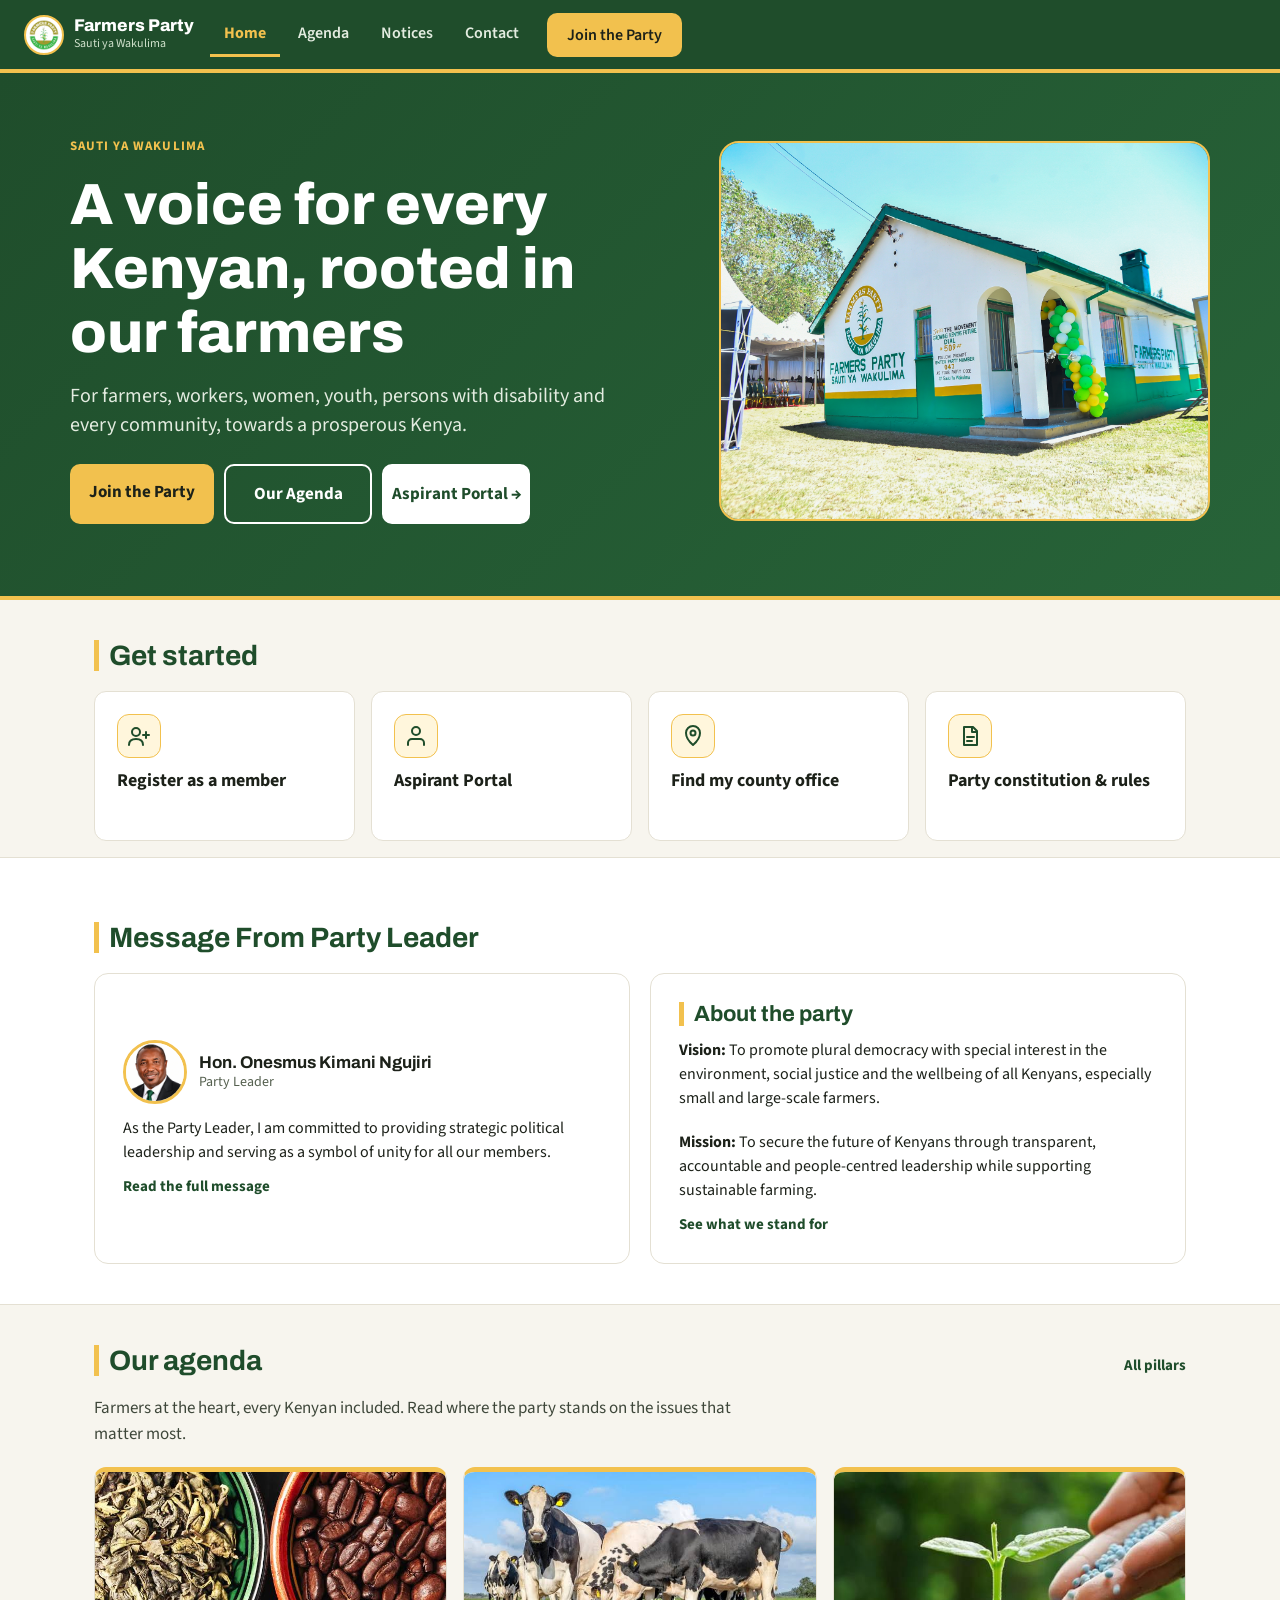
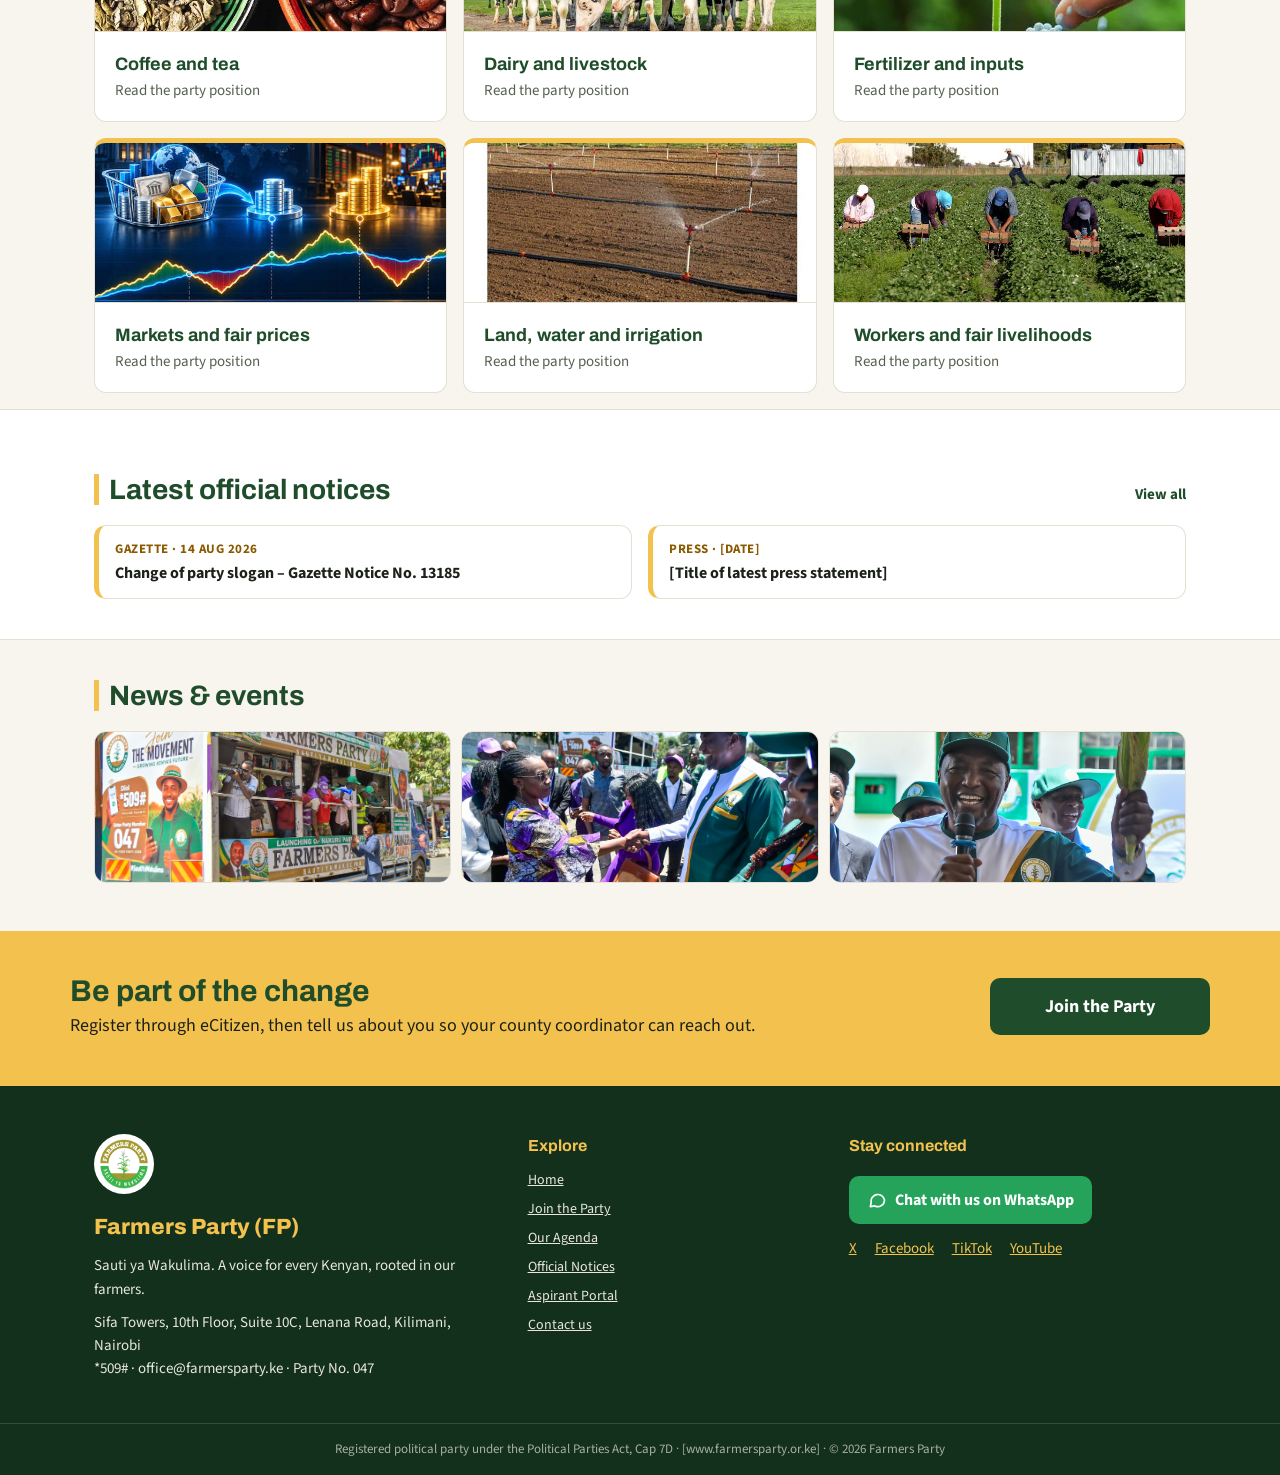
<file: index.html>
<!doctype html>
<html lang="en">
<head>
<meta charset="utf-8">
<meta name="viewport" content="width=device-width, initial-scale=1">
<title>Farmers Party – Home</title>
<meta name="description" content="Farmers Party (FP) – Sauti ya Wakulima. A voice for every Kenyan, rooted in our farmers.">
<link rel="preconnect" href="https://fonts.googleapis.com">
<link rel="icon" type="image/png" href="logo.png">
<link href="https://fonts.googleapis.com/css2?family=Archivo:wght@500;700;800&amp;family=Source+Sans+3:wght@400;600;700&amp;display=swap" rel="stylesheet">
<link rel="stylesheet" href="styles.css">
</head>
<body>
<div class="app">
<header class="hdr"><div class="hdr-in">
<a class="brand" href="index.html"><div class="logo"><img src="logo.png" alt="Farmers Party Logo"></div><div class="brand-text"><span class="brand-name">Farmers Party</span><span class="brand-sub">Sauti ya Wakulima</span></div></a>
<button class="menu-btn" type="button" aria-expanded="false" aria-controls="nav">Menu</button>
<nav class="nav" id="nav" aria-label="Main">
  <a href="index.html" aria-current="page">Home</a>
  <a href="agenda.html">Agenda</a>
  <a href="notices.html">Notices</a>
  <a href="agenda.html#contact">Contact</a>
  <a class="btn-join" href="join.html">Join the Party</a>
</nav>
</div></header>

<main class="">
<section class="hero"><div class="hero-in">
<div class="hero-txt">
<span class="kicker">Sauti ya Wakulima</span>
<h1>A voice for every Kenyan, rooted in our farmers</h1>
<p>For farmers, workers, women, youth, persons with disability and every community, towards a prosperous Kenya.</p>

<div class="cta">
  <a class="btn btn-gold" href="join.html">Join the Party</a>
  <a class="btn btn-outline" href="agenda.html">Our Agenda</a>
  <a class="btn btn-outline" href="https://app.farmersparty.ke/" style="background:#fff; color:var(--green); border-color:#fff;">Aspirant Portal →</a>
</div>

</div>
<div class="ph"><img src="_DSC0729.jpg" alt="Farmers in the field"></div>
</div></section>

<section class="sec"><h2>Get started</h2><div class="grid4">
<a class="card qa" href="join.html"><svg aria-hidden="true" width="26" height="26" viewBox="0 0 24 24" fill="none" stroke="#1F4D2B" stroke-width="2" stroke-linecap="round" stroke-linejoin="round"><circle cx="9" cy="8" r="4"/><path d="M2 21c0-4 3-6 7-6s7 2 7 6"/><path d="M19 8v6"/><path d="M16 11h6"/></svg><span>Register as a member</span></a>
<a class="card qa" href="https://app.farmersparty.ke/"><svg aria-hidden="true" width="26" height="26" viewBox="0 0 24 24" fill="none" stroke="#1F4D2B" stroke-width="2" stroke-linecap="round" stroke-linejoin="round"><path d="M20 21v-2a4 4 0 0 0-4-4H8a4 4 0 0 0-4 4v2"/><circle cx="12" cy="7" r="4"/></svg><span>Aspirant Portal</span></a>
<a class="card qa" href="agenda.html#contact"><svg aria-hidden="true" width="26" height="26" viewBox="0 0 24 24" fill="none" stroke="#1F4D2B" stroke-width="2" stroke-linecap="round" stroke-linejoin="round"><path d="M12 21s-7-6-7-12a7 7 0 0 1 14 0c0 6-7 12-7 12z"/><circle cx="12" cy="9" r="2.5"/></svg><span>Find my county office</span></a>
<a class="card qa" href="notices.html"><svg aria-hidden="true" width="26" height="26" viewBox="0 0 24 24" fill="none" stroke="#1F4D2B" stroke-width="2" stroke-linecap="round" stroke-linejoin="round"><path d="M6 3h9l4 4v14H6z"/><path d="M14 3v5h5"/><path d="M9 13h7"/><path d="M9 17h5"/></svg><span>Party constitution &amp; rules</span></a>
</div></section>

<div class="band alt"><section class="sec"><h2>Message From Party Leader</h2><div class="about">
<div class="card card-pad"><div class="leader"><div class="avatar"><img src="leader.jpg" alt="Party Leader Photo"></div><div style="display:flex;flex-direction:column"><strong>Hon. Onesmus Kimani Ngujiri</strong><small>Party Leader</small></div></div>
<p>As the Party Leader, I am committed to providing strategic political leadership and serving as a symbol of unity for all our members.</p><a class="more" href="agenda.html">Read the full message</a></div>
<div class="card card-pad"><h2 style="margin:0;font-size:22px">About the party</h2><p><strong>Vision:</strong> To promote plural democracy with special interest in the environment, social justice and the wellbeing of all Kenyans, especially small and large-scale farmers.</p><p style="margin-top:8px"><strong>Mission:</strong> To secure the future of Kenyans through transparent, accountable and people-centred leadership while supporting sustainable farming.</p><a class="more" href="agenda.html">See what we stand for</a></div>
</div></section></div>

<section class="sec"><div class="row-between"><h2>Our agenda</h2><a href="agenda.html">All pillars</a></div>
    <p class="lead">Farmers at the heart, every Kenyan included. Read where the party stands on the issues that matter most.</p>
    <div class="grid3">
      <a class="card pcard" href="agenda.html">
        <img src="teacoffe.jfif" alt="Coffee and tea">
        <div class="pcard-body">
          <strong>Coffee and tea</strong>
          <span>Read the party position</span>
        </div>
      </a>
      <a class="card pcard" href="agenda.html">
        <img src="cows.jfif" alt="Dairy and livestock">
        <div class="pcard-body">
          <strong>Dairy and livestock</strong>
          <span>Read the party position</span>
        </div>
      </a>
      <a class="card pcard" href="agenda.html">
        <img src="fertilizers.jfif" alt="Fertilizer and inputs">
        <div class="pcard-body">
          <strong>Fertilizer and inputs</strong>
          <span>Read the party position</span>
        </div>
      </a>
      <a class="card pcard" href="agenda.html">
        <img src="stock.jfif" alt="Markets and fair prices">
        <div class="pcard-body">
          <strong>Markets and fair prices</strong>
          <span>Read the party position</span>
        </div>
      </a>
      <a class="card pcard" href="agenda.html">
        <img src="land.jfif" alt="Land, water and irrigation">
        <div class="pcard-body">
          <strong>Land, water and irrigation</strong>
          <span>Read the party position</span>
        </div>
      </a>
      <a class="card pcard" href="agenda.html">
        <img src="workplace.jfif" alt="Workers and fair livelihoods">
        <div class="pcard-body">
          <strong>Workers and fair livelihoods</strong>
          <span>Read the party position</span>
        </div>
      </a>
    </div></section>

<div class="band alt"><section class="sec"><div class="row-between"><h2>Latest official notices</h2><a href="notices.html">View all</a></div>
<div class="grid2w">
<a class="card notice-link" href="notices.html"><span class="tag">GAZETTE · 14 AUG 2026</span><strong>Change of party slogan – Gazette Notice No. 13185</strong></a>
<a class="card notice-link" href="notices.html"><span class="tag">PRESS · [DATE]</span><strong>[Title of latest press statement]</strong></a>
</div></section></div>

<section class="sec"><h2>News &amp; events</h2><div class="events">
<div class="card"><div class="ph"><img src="_DSC1977.jpg" alt="Event 1"></div></div>
<div class="card"><div class="ph"><img src="_DSC0916.jpg" alt="Event 2"></div></div>
<div class="card"><div class="ph"><img src="_DSC1394.jpg" alt="Event 3"></div></div>
</div></section>

<section class="cta-band"><div class="cta-in"><div><h2>Be part of the change</h2><p>Register through eCitizen, then tell us about you so your county coordinator can reach out.</p></div><a class="btn btn-green" href="join.html">Join the Party</a></div></section>
</main>

<footer class="ftr">
<div class="ftr-in">
<div><img src="logo.png" alt="Farmers Party Logo" style="height: 60px; margin-bottom: 10px; border-radius: 50%; background: #fff; padding: 3px;"><span class="t">Farmers Party (FP)</span><p>Sauti ya Wakulima. A voice for every Kenyan, rooted in our farmers.</p><p>Sifa Towers, 10th Floor, Suite 10C, Lenana Road, Kilimani, Nairobi<br>*509# · office@farmersparty.ke · Party No. 047</p></div>
<div><h3>Explore</h3><ul><li><a href="index.html">Home</a></li><li><a href="join.html">Join the Party</a></li><li><a href="agenda.html">Our Agenda</a></li><li><a href="notices.html">Official Notices</a></li><li><a href="https://app.farmersparty.ke/">Aspirant Portal</a></li><li><a href="agenda.html#contact">Contact us</a></li></ul></div>
<div><h3>Stay connected</h3><a class="btn btn-wa" href="https://whatsapp.com/channel/0029VbDb3Zp3AzNYZSGwkR3o" target="_blank" rel="noopener"><svg aria-hidden="true" width="20" height="20" viewBox="0 0 24 24" fill="none" stroke="#fff" stroke-width="2" stroke-linecap="round" stroke-linejoin="round"><path d="M21 12a8 8 0 0 1-11.6 7.1L4 20l1-4.8A8 8 0 1 1 21 12z"/></svg>Chat with us on WhatsApp</a><div class="soc"><a href="https://x.com/FarmersParty_FP" target="_blank" rel="noopener">X</a><a href="https://www.facebook.com/share/1CMqEgruwL/" target="_blank" rel="noopener">Facebook</a><a href="https://tiktok.com/">TikTok</a><a href="https://youtube.com/">YouTube</a></div></div>
</div>
<div class="ftr-bar">Registered political party under the Political Parties Act, Cap 7D · [www.farmersparty.or.ke] · © 2026 Farmers Party</div>
</footer>
</div>
<script src="main.js" defer></script>
</body>
</html>
</file>
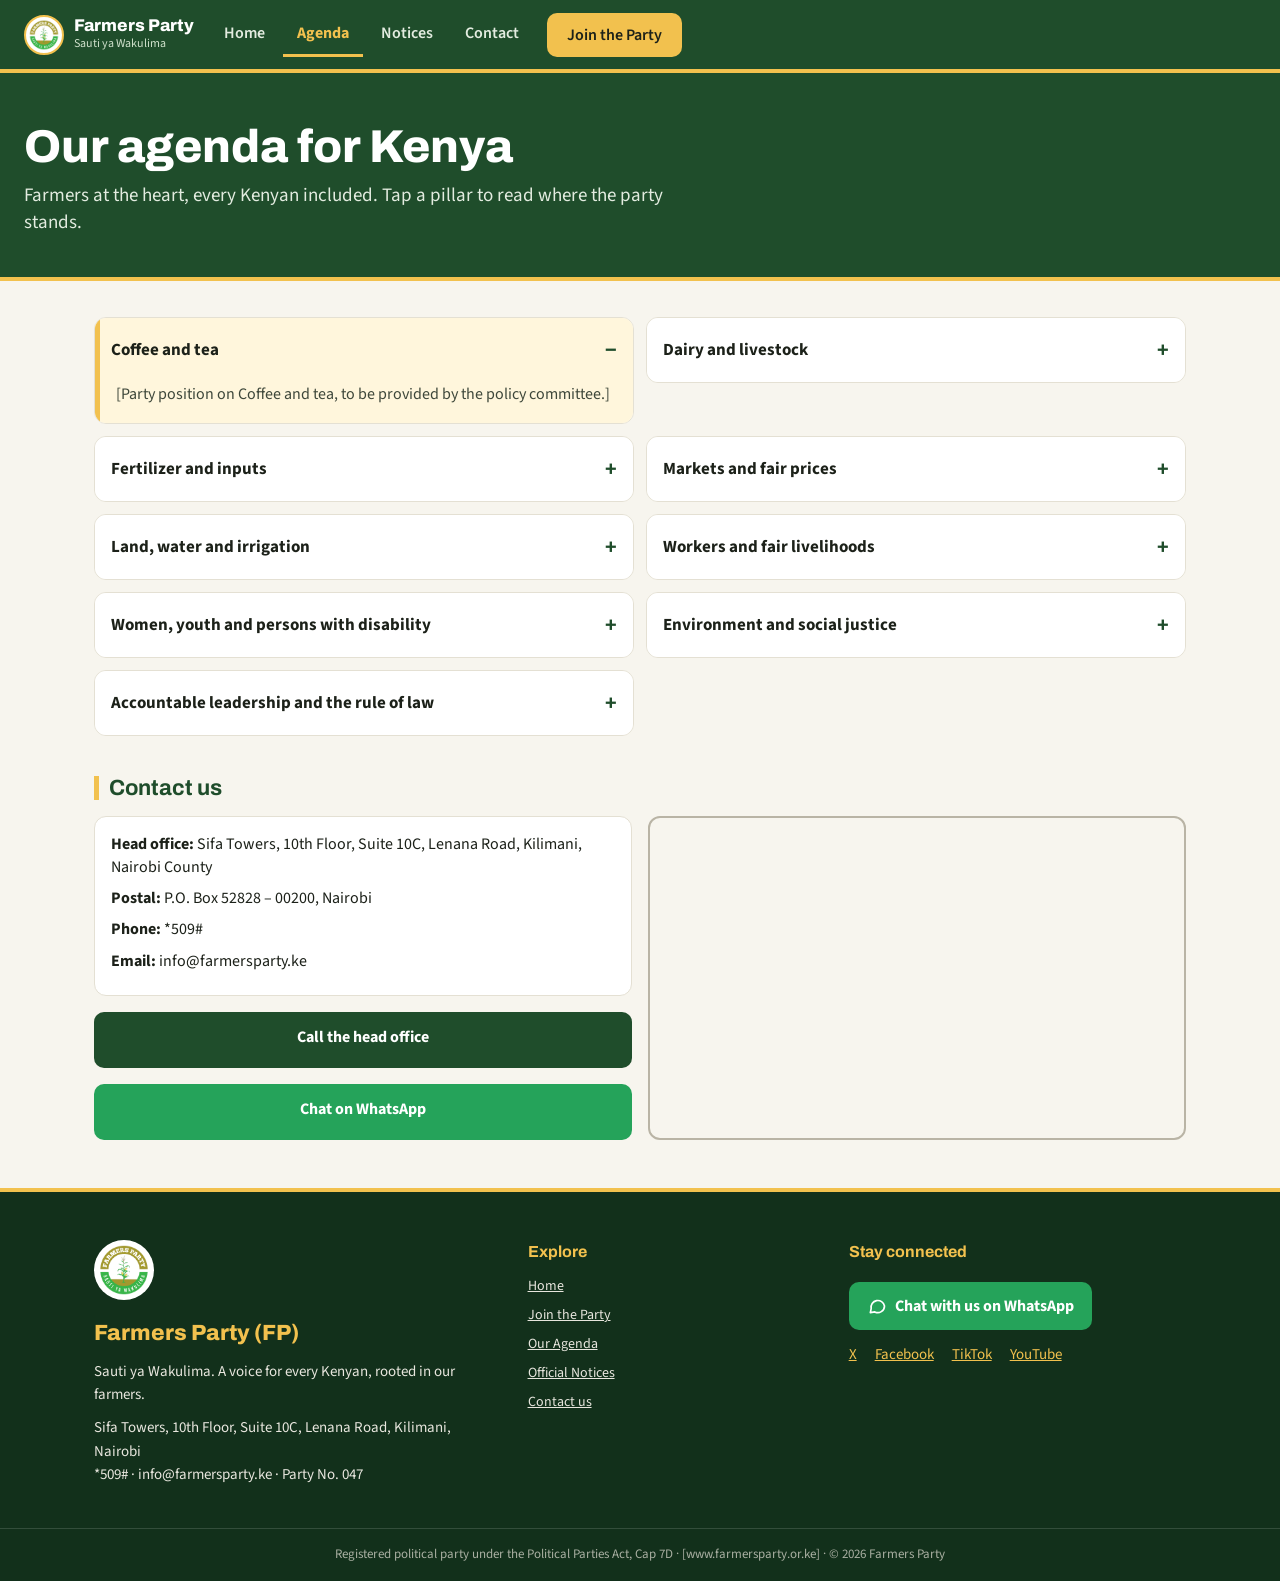
<file: agenda.html>
<!doctype html>
<html lang="en">
<head>
<meta charset="utf-8">
<meta name="viewport" content="width=device-width, initial-scale=1">
<title>Farmers Party – Agenda and Contact</title>
<meta name="description" content="Farmers Party (FP) – Sauti ya Wakulima. A voice for every Kenyan, rooted in our farmers.">
<link rel="preconnect" href="https://fonts.googleapis.com">
<link rel="icon" type="image/png" href="logo.png">
<link href="https://fonts.googleapis.com/css2?family=Archivo:wght@500;700;800&amp;family=Source+Sans+3:wght@400;600;700&amp;display=swap" rel="stylesheet">
<link rel="stylesheet" href="styles.css">
</head>
<body>
<div class="app">
<header class="hdr"><div class="hdr-in">
<a class="brand" href="index.html"><div class="logo"><img src="logo.png" alt="Farmers Party Logo"></div><div class="brand-text"><span class="brand-name">Farmers Party</span><span class="brand-sub">Sauti ya Wakulima</span></div></a>
<button class="menu-btn" type="button" aria-expanded="false" aria-controls="nav">Menu</button>
<nav class="nav" id="nav" aria-label="Main"><a href="index.html">Home</a><a href="agenda.html" aria-current="page">Agenda</a><a href="notices.html">Notices</a><a href="agenda.html#contact">Contact</a><a class="btn-join" href="join.html">Join the Party</a></nav>
</div></header>
<main class="">
<section class="intro"><h1>Our agenda for Kenya</h1><p>Farmers at the heart, every Kenyan included. Tap a pillar to read where the party stands.</p></section>
<section class="acc" id="pillars"></section>
<section class="contact" id="contact"><h2>Contact us</h2>
<div class="card info">
  <span><strong>Head office:</strong> Sifa Towers, 10th Floor, Suite 10C, Lenana Road, Kilimani, Nairobi County</span>
  <span><strong>Postal:</strong> P.O. Box 52828 – 00200, Nairobi</span>
  <span><strong>Phone:</strong> *509#</span>
  <span><strong>Email:</strong> info@farmersparty.ke</span>
</div>
<a class="btn btn-green" href="tel:">Call the head office</a>
<a class="btn btn-wa" href="https://wa.me/">Chat on WhatsApp</a>
<div class="map" style="border-radius:12px; overflow:hidden; border:2px solid var(--line2); min-height:320px;">
  <iframe
    width="100%"
    height="100%"
    style="border:0; min-height:320px; display:block;"
    loading="lazy"
    allowfullscreen
    referrerpolicy="no-referrer-when-downgrade"
    src="https://maps.google.com/maps?q=Sifa%20Towers,%20Lenana%20Road,%20Kilimani,%20Nairobi,%20Kenya&t=&z=15&ie=UTF8&iwloc=&output=embed">
  </iframe>
</div>
</section>
</main>
<footer class="ftr">
<div class="ftr-in">
<div><img src="logo.png" alt="Farmers Party Logo" style="height: 60px; margin-bottom: 10px; border-radius: 50%; background: #fff; padding: 3px;"><span class="t">Farmers Party (FP)</span><p>Sauti ya Wakulima. A voice for every Kenyan, rooted in our farmers.</p><p>Sifa Towers, 10th Floor, Suite 10C, Lenana Road, Kilimani, Nairobi<br>*509# · info@farmersparty.ke · Party No. 047</p></div>
<div><h3>Explore</h3><ul><li><a href="index.html">Home</a></li><li><a href="join.html">Join the Party</a></li><li><a href="agenda.html">Our Agenda</a></li><li><a href="notices.html">Official Notices</a></li><li><a href="agenda.html#contact">Contact us</a></li></ul></div>
<div><h3>Stay connected</h3><a class="btn btn-wa" href="https://wa.me/"><svg aria-hidden="true" width="20" height="20" viewBox="0 0 24 24" fill="none" stroke="#fff" stroke-width="2" stroke-linecap="round" stroke-linejoin="round"><path d="M21 12a8 8 0 0 1-11.6 7.1L4 20l1-4.8A8 8 0 1 1 21 12z"/></svg>Chat with us on WhatsApp</a><div class="soc"><a href="https://x.com/FarmersParty_FP" target="_blank" rel="noopener">X</a><a href="https://www.facebook.com/share/1CMqEgruwL/" target="_blank" rel="noopener">Facebook</a><a href="https://tiktok.com/">TikTok</a><a href="https://youtube.com/">YouTube</a></div></div>
</div>
<div class="ftr-bar">Registered political party under the Political Parties Act, Cap 7D · [www.farmersparty.or.ke] · © 2026 Farmers Party</div>
</footer>
</div>
<script src="main.js" defer></script>
</body>
</html>
</file>
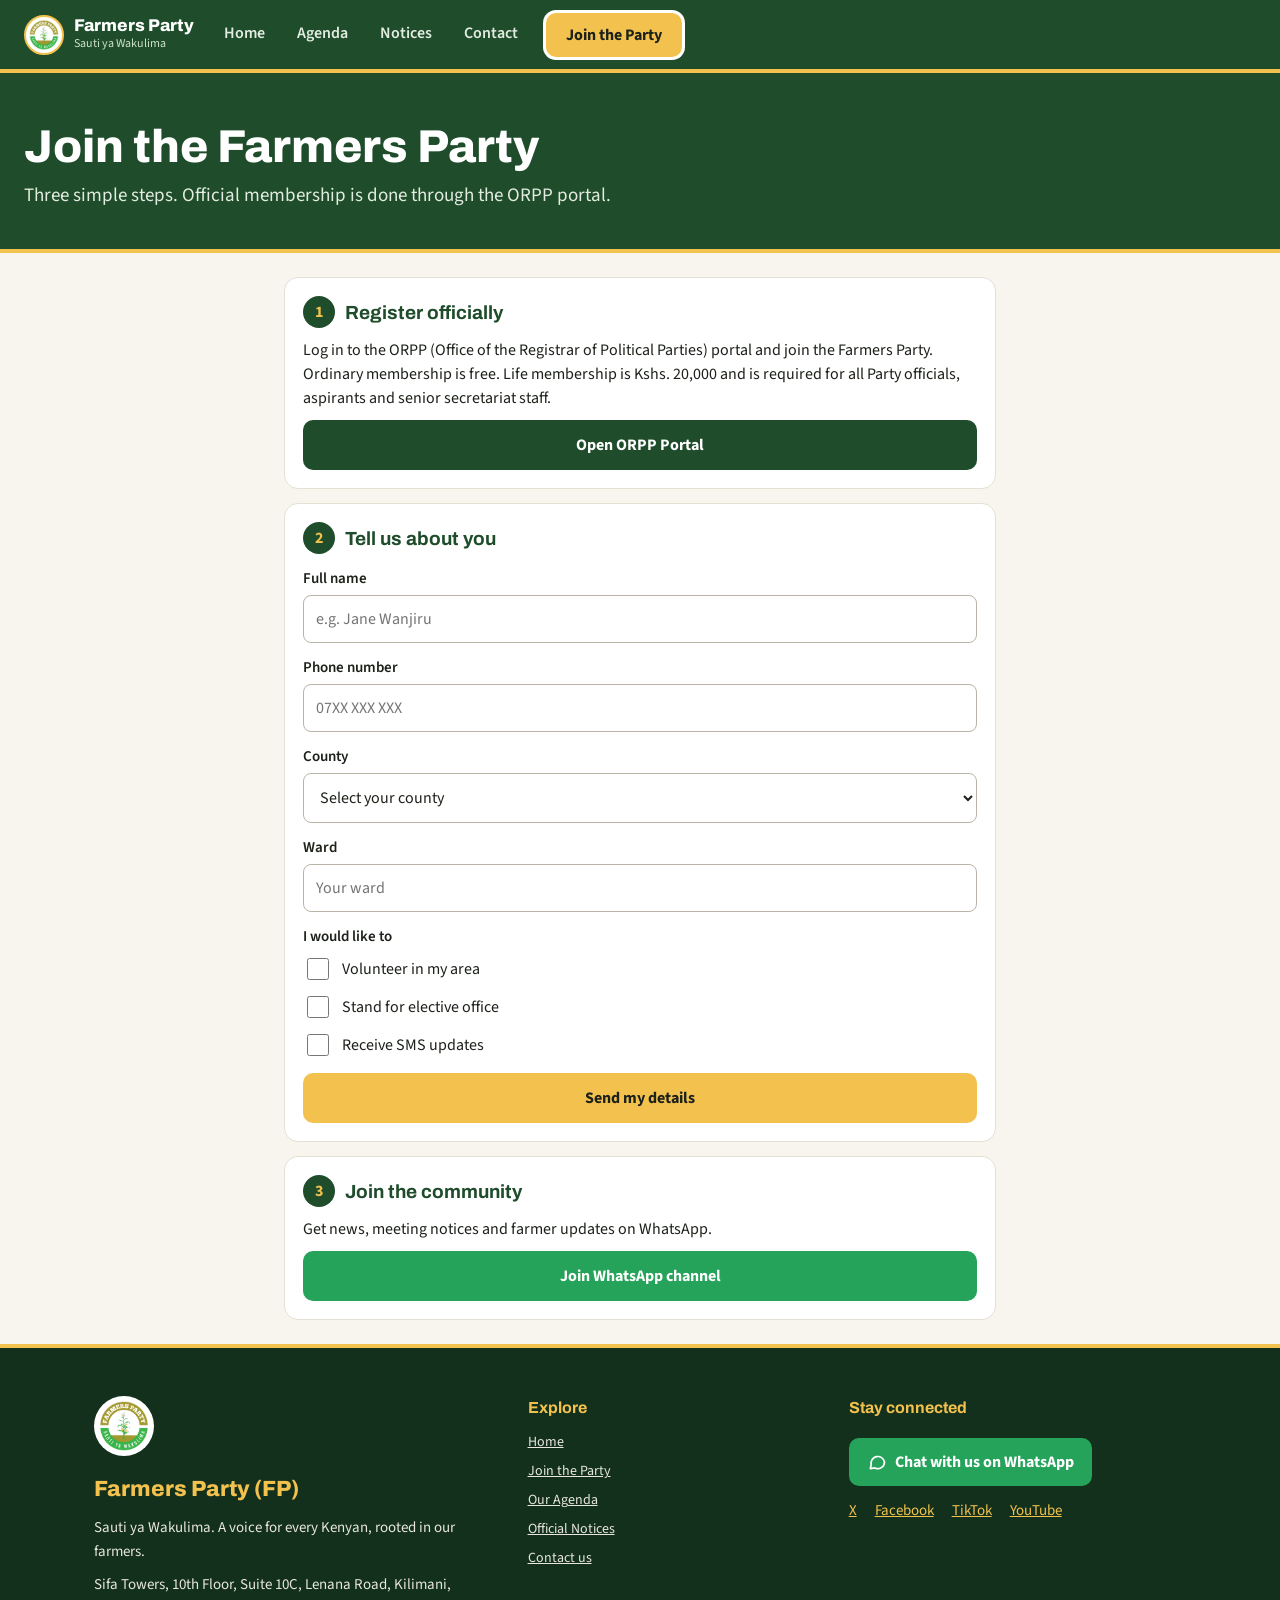
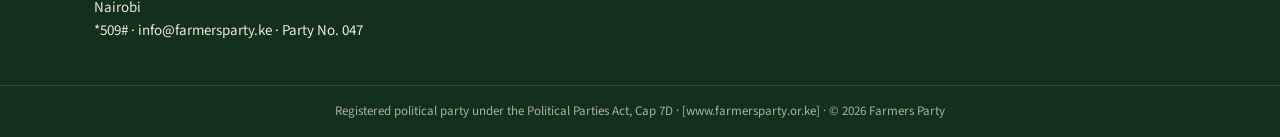
<file: join.html>
<!doctype html>
<html lang="en">
<head>
<meta charset="utf-8">
<meta name="viewport" content="width=device-width, initial-scale=1">
<title>Farmers Party – Join</title>
<meta name="description" content="Farmers Party (FP) – Sauti ya Wakulima. A voice for every Kenyan, rooted in our farmers.">
<link rel="preconnect" href="https://fonts.googleapis.com">
<link rel="icon" type="image/png" href="logo.png">
<link href="https://fonts.googleapis.com/css2?family=Archivo:wght@500;700;800&amp;family=Source+Sans+3:wght@400;600;700&amp;display=swap" rel="stylesheet">
<link rel="stylesheet" href="styles.css">
</head>
<body>
<div class="app">
<header class="hdr"><div class="hdr-in">
<a class="brand" href="index.html"><div class="logo"><img src="logo.png" alt="Farmers Party Logo"></div><div class="brand-text"><span class="brand-name">Farmers Party</span><span class="brand-sub">Sauti ya Wakulima</span></div></a>
<button class="menu-btn" type="button" aria-expanded="false" aria-controls="nav">Menu</button>
<nav class="nav" id="nav" aria-label="Main"><a href="index.html">Home</a><a href="agenda.html">Agenda</a><a href="notices.html">Notices</a><a href="agenda.html#contact">Contact</a><a class="btn-join" href="join.html" aria-current="page">Join the Party</a></nav>
</div></header>
<main class="join-main">
<section class="intro"><h1>Join the Farmers Party</h1><p>Three simple steps. Official membership is done through the ORPP portal.</p></section>
<section class="wrap" style="padding-top:16px">
  <div class="card card-pad" style="gap:10px">
    <div class="step"><b>1</b><h2>Register officially</h2></div>
    <p>Log in to the ORPP (Office of the Registrar of Political Parties) portal and join the Farmers Party. Ordinary membership is free. Life membership is Kshs. 20,000 and is required for all Party officials, aspirants and senior secretariat staff.</p>
    <a class="btn btn-green" href="https://ippms.orpp.or.ke/" target="_blank" rel="noopener">Open ORPP Portal</a>
  </div>
</section>
<section class="wrap"><form id="join-form" class="card card-pad">
<div class="step"><b>2</b><h2>Tell us about you</h2></div>
<label class="f">Full name<input class="in" name="fullName" type="text" placeholder="e.g. Jane Wanjiru" autocomplete="name" required></label>
<label class="f">Phone number<input class="in" name="phone" type="tel" placeholder="07XX XXX XXX" autocomplete="tel" required></label>
<label class="f">County<select class="in" id="county" name="county" required><option value="">Select your county</option></select></label>
<div class="note" id="coordinator" hidden></div>
<label class="f">Ward<input class="in" name="ward" type="text" placeholder="Your ward"></label>
<fieldset><legend>I would like to</legend>
<label class="chk"><input type="checkbox" name="volunteer"> Volunteer in my area</label>
<label class="chk"><input type="checkbox" name="standForOffice"> Stand for elective office</label>
<label class="chk"><input type="checkbox" name="smsUpdates"> Receive SMS updates</label></fieldset>
<button class="btn btn-gold" type="submit">Send my details</button>
<div class="note" id="sent" role="status" hidden>Asante! Your county coordinator will contact you.</div>
<div class="note err" id="error" role="alert" hidden>We could not send your details. Check your connection and try again.</div>
</form></section>
<section class="wrap" style="padding-bottom:24px"><div class="card card-pad" style="gap:10px"><div class="step"><b>3</b><h2>Join the community</h2></div>
<p>Get news, meeting notices and farmer updates on WhatsApp.</p>
<!-- UPDATED WHATSAPP LINK HERE -->
<a class="btn btn-wa" href="https://whatsapp.com/channel/0029VbDb3Zp3AzNYZSGwkR3o" target="_blank" rel="noopener">Join WhatsApp channel</a>
</div></section>
</main>
<footer class="ftr">
<div class="ftr-in">
<div><img src="logo.png" alt="Farmers Party Logo" style="height: 60px; margin-bottom: 10px; border-radius: 50%; background: #fff; padding: 3px;"><span class="t">Farmers Party (FP)</span><p>Sauti ya Wakulima. A voice for every Kenyan, rooted in our farmers.</p><p>Sifa Towers, 10th Floor, Suite 10C, Lenana Road, Kilimani, Nairobi<br>*509# · info@farmersparty.ke · Party No. 047</p></div>
<div><h3>Explore</h3><ul><li><a href="index.html">Home</a></li><li><a href="join.html">Join the Party</a></li><li><a href="agenda.html">Our Agenda</a></li><li><a href="notices.html">Official Notices</a></li><li><a href="agenda.html#contact">Contact us</a></li></ul></div>
<div><h3>Stay connected</h3>
<!-- UPDATED WHATSAPP LINK HERE -->
<a class="btn btn-wa" href="https://whatsapp.com/channel/0029VbDb3Zp3AzNYZSGwkR3o" target="_blank" rel="noopener"><svg aria-hidden="true" width="20" height="20" viewBox="0 0 24 24" fill="none" stroke="#fff" stroke-width="2" stroke-linecap="round" stroke-linejoin="round"><path d="M21 12a8 8 0 0 1-11.6 7.1L4 20l1-4.8A8 8 0 1 1 21 12z"/></svg>Chat with us on WhatsApp</a>
<div class="soc"><a href="https://x.com/FarmersParty_FP" target="_blank" rel="noopener">X</a><a href="https://www.facebook.com/share/1CMqEgruwL/" target="_blank" rel="noopener">Facebook</a><a href="https://tiktok.com/">TikTok</a><a href="https://youtube.com/">YouTube</a></div></div>
</div>
<div class="ftr-bar">Registered political party under the Political Parties Act, Cap 7D · [www.farmersparty.or.ke] · © 2026 Farmers Party</div>
</footer>
</div>
<script src="main.js" defer></script>
</body>
</html>
</file>
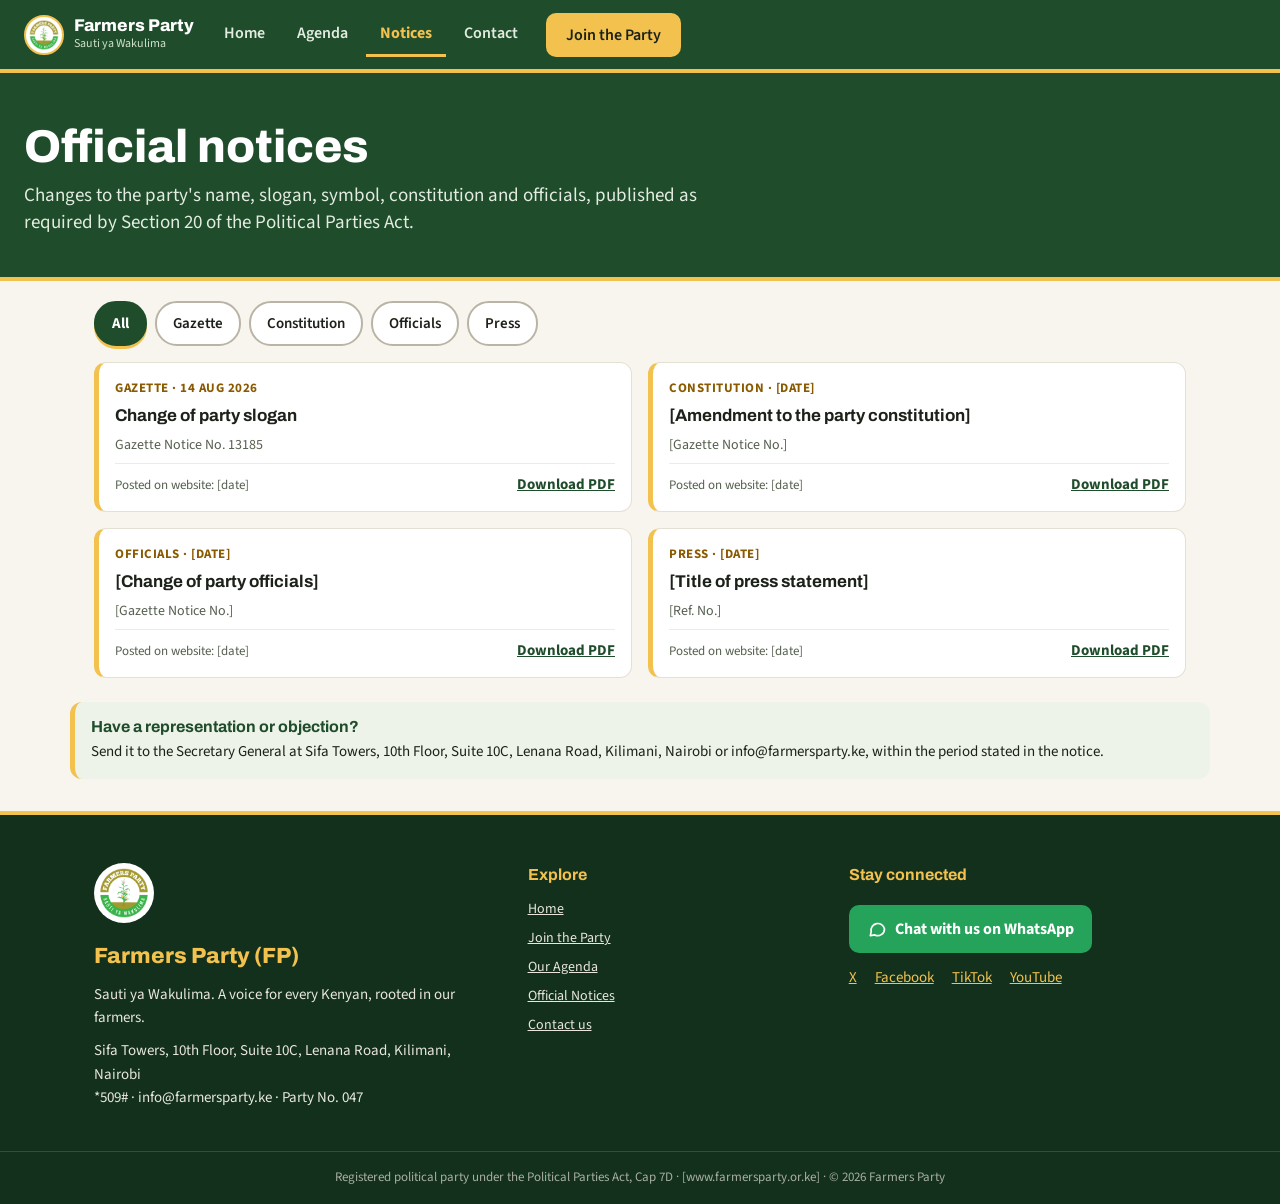
<file: notices.html>
<!doctype html>
<html lang="en">
<head>
<meta charset="utf-8">
<meta name="viewport" content="width=device-width, initial-scale=1">
<title>Farmers Party – Official Notices</title>
<meta name="description" content="Farmers Party (FP) – Sauti ya Wakulima. A voice for every Kenyan, rooted in our farmers.">
<link rel="preconnect" href="https://fonts.googleapis.com">
<link rel="icon" type="image/png" href="logo.png">
<link href="https://fonts.googleapis.com/css2?family=Archivo:wght@500;700;800&amp;family=Source+Sans+3:wght@400;600;700&amp;display=swap" rel="stylesheet">
<link rel="stylesheet" href="styles.css">
</head>
<body>
<div class="app">
<header class="hdr"><div class="hdr-in">
<a class="brand" href="index.html"><div class="logo"><img src="logo.png" alt="Farmers Party Logo"></div><div class="brand-text"><span class="brand-name">Farmers Party</span><span class="brand-sub">Sauti ya Wakulima</span></div></a>
<button class="menu-btn" type="button" aria-expanded="false" aria-controls="nav">Menu</button>
<nav class="nav" id="nav" aria-label="Main"><a href="index.html">Home</a><a href="agenda.html">Agenda</a><a href="notices.html" aria-current="page">Notices</a><a href="agenda.html#contact">Contact</a><a class="btn-join" href="join.html">Join the Party</a></nav>
</div></header>
<main class="">
<section class="intro"><h1>Official notices</h1><p>Changes to the party's name, slogan, symbol, constitution and officials, published as required by Section 20 of the Political Parties Act.</p></section>
<div class="filters" role="group" aria-label="Filter notices"><button type="button" class="chip" data-filter="All" aria-pressed="true">All</button><button type="button" class="chip" data-filter="Gazette" aria-pressed="false">Gazette</button><button type="button" class="chip" data-filter="Constitution" aria-pressed="false">Constitution</button><button type="button" class="chip" data-filter="Officials" aria-pressed="false">Officials</button><button type="button" class="chip" data-filter="Press" aria-pressed="false">Press</button></div>
<section class="list" id="notice-list" aria-live="polite"></section>
<section class="objection"><h2>Have a representation or objection?</h2><p>Send it to the Secretary General at Sifa Towers, 10th Floor, Suite 10C, Lenana Road, Kilimani, Nairobi or info@farmersparty.ke, within the period stated in the notice.</p></section>
</main>
<footer class="ftr">
<div class="ftr-in">
<div><img src="logo.png" alt="Farmers Party Logo" style="height: 60px; margin-bottom: 10px; border-radius: 50%; background: #fff; padding: 3px;"><span class="t">Farmers Party (FP)</span><p>Sauti ya Wakulima. A voice for every Kenyan, rooted in our farmers.</p><p>Sifa Towers, 10th Floor, Suite 10C, Lenana Road, Kilimani, Nairobi<br>*509# · info@farmersparty.ke · Party No. 047</p></div>
<div><h3>Explore</h3><ul><li><a href="index.html">Home</a></li><li><a href="join.html">Join the Party</a></li><li><a href="agenda.html">Our Agenda</a></li><li><a href="notices.html">Official Notices</a></li><li><a href="agenda.html#contact">Contact us</a></li></ul></div>
<div><h3>Stay connected</h3><a class="btn btn-wa" href="https://wa.me/"><svg aria-hidden="true" width="20" height="20" viewBox="0 0 24 24" fill="none" stroke="#fff" stroke-width="2" stroke-linecap="round" stroke-linejoin="round"><path d="M21 12a8 8 0 0 1-11.6 7.1L4 20l1-4.8A8 8 0 1 1 21 12z"/></svg>Chat with us on WhatsApp</a><div class="soc"><a href="https://x.com/FarmersParty_FP" target="_blank" rel="noopener">X</a><a href="https://www.facebook.com/share/1CMqEgruwL/" target="_blank" rel="noopener">Facebook</a><a href="https://tiktok.com/">TikTok</a><a href="https://youtube.com/">YouTube</a></div></div>
</div>
<div class="ftr-bar">Registered political party under the Political Parties Act, Cap 7D · [www.farmersparty.or.ke] · © 2026 Farmers Party</div>
</footer>
</div>
<script src="main.js" defer></script>
</body>
</html>
</file>
<file: styles.css>
/* Farmers Party – styles (matches canvas design tokens) */
:root{--green:#1F4D2B;--green-dk:#163a20;--gold:#F2C14E;--ink:#1C2119;--muted:#55604F;--text2:#3E473A;--bg:#F7F5EE;--line:#E4E0D3;--line2:#B9B4A5;--tint:#EEF3EA;--wa:#25A35A;--amber:#8A5A00}
*{box-sizing:border-box}
body{margin:0;background:var(--bg);font-family:'Source Sans 3',system-ui,sans-serif;color:var(--ink)}
a{color:var(--green)}a:hover{color:var(--green-dk)}
h1,h2,.brand-name{font-family:Archivo,sans-serif}
:focus-visible{outline:3px solid var(--gold);outline-offset:2px}
.app{max-width:480px;min-height:100vh;margin:0 auto;display:flex;flex-direction:column;background:var(--bg)}
.app>main{flex:1}
.hdr{display:flex;align-items:center;justify-content:space-between;padding:14px 16px;background:#fff;border-bottom:1px solid var(--line)}
.brand{display:flex;align-items:center;gap:10px;text-decoration:none;color:var(--ink)}
.logo{width:40px;height:40px;border-radius:20px;background:var(--green);display:flex;align-items:center;justify-content:center}
.brand-text{display:flex;flex-direction:column}
.brand-name{font-weight:800;font-size:17px;line-height:1.1}
.brand-sub{font-size:12px;color:var(--muted)}
.btn-join{text-decoration:none;background:var(--gold);color:var(--ink);font-weight:700;font-size:15px;padding:11px 16px;border-radius:10px}
.btn-join:hover{color:var(--ink)}
.nav{display:flex;gap:4px;padding:0 8px;background:#fff;border-bottom:1px solid var(--line)}
.nav a{flex:1;text-align:center;text-decoration:none;padding:13px 0;font-weight:600;font-size:14px;color:var(--muted)}
.nav a[aria-current=page]{font-weight:700;color:var(--green);border-bottom:3px solid var(--green)}
.btn{display:block;text-align:center;text-decoration:none;font:inherit;font-weight:700;font-size:16px;padding:14px 0;border-radius:10px;border:0;cursor:pointer}
.btn-green{background:var(--green);color:#fff}.btn-green:hover{color:#fff;background:var(--green-dk)}
.btn-gold{background:var(--gold);color:var(--ink)}.btn-gold:hover{color:var(--ink)}
.btn-wa{background:var(--wa);color:#fff}.btn-wa:hover{color:#fff}
.btn-outline{border:2px solid #fff;color:#fff;padding:12px 0}.btn-outline:hover{color:#fff}
.intro{padding:24px 20px 8px;display:flex;flex-direction:column;gap:8px}
.intro h1{margin:0;font-weight:800;font-size:30px;line-height:1.15}
.intro p{margin:0;font-size:17px;line-height:1.45;color:var(--text2)}
.hero{background:var(--green);color:#fff;padding:28px 20px 24px;display:flex;flex-direction:column;gap:14px}
.hero .kicker{font-size:13px;font-weight:700;letter-spacing:.08em;text-transform:uppercase;color:var(--gold)}
.hero h1{margin:0;font-weight:800;font-size:34px;line-height:1.1}
.hero p{margin:0;font-size:17px;line-height:1.45;color:#E3ECE0}
.hero .cta{display:flex;gap:10px;margin-top:6px}.hero .cta .btn{flex:1}
.ph{display:flex;align-items:center;justify-content:center;text-align:center;color:var(--muted);font-size:14px}
.hero .ph{margin-top:8px;height:180px;border-radius:12px;border:2px dashed #7FA388;color:#CFE0CB;padding:0 20px}
.sec{padding:20px 16px 8px;display:flex;flex-direction:column;gap:10px}
.sec h2{margin:0;font-size:20px}
.row-between{display:flex;justify-content:space-between;align-items:baseline}
.row-between a,.card a.more{font-weight:700;font-size:15px}
.card{background:#fff;border:1px solid var(--line);border-radius:12px}
.card-pad{padding:18px;border-radius:14px;display:flex;flex-direction:column;gap:12px}
.grid2{display:grid;grid-template-columns:repeat(2,minmax(0,1fr));gap:10px}
.qa{text-decoration:none;color:var(--ink);padding:16px;display:flex;flex-direction:column;gap:10px;min-height:104px}
.qa span{font-weight:700;font-size:16px}
.leader{display:flex;align-items:center;gap:12px}
.avatar{width:64px;height:64px;border-radius:32px;background:var(--line);font-size:11px;color:var(--muted);flex:none}
.leader strong{font-family:Archivo,sans-serif;font-size:17px}.leader small{font-size:14px;color:var(--muted)}
.card p{margin:0;font-size:16px;line-height:1.5}
.notice-link{text-decoration:none;color:var(--ink);padding:14px 16px;display:flex;flex-direction:column;gap:4px}
.tag{font-size:13px;font-weight:700;color:var(--amber);letter-spacing:.04em}
.notice-link strong{font-size:16px}
.events{display:flex;gap:10px}.events .card{flex:1;overflow:hidden}
.events .ph{height:90px;background:#DDE6D6;font-size:12px}
.ev-body{padding:10px 12px;display:flex;flex-direction:column;gap:4px}
.ev-body small{font-size:13px;color:var(--muted)}.ev-body strong{font-size:15px}
.step{display:flex;align-items:center;gap:10px}
.step b{width:32px;height:32px;border-radius:16px;background:var(--green);color:#fff;display:flex;align-items:center;justify-content:center}
.step h2{margin:0;font-size:19px}
.wrap{padding:14px 16px 0}
form.card-pad{gap:14px}
label.f{display:flex;flex-direction:column;gap:6px;font-weight:600;font-size:15px}
.in{font:inherit;font-weight:400;font-size:16px;padding:12px;border:1px solid var(--line2);border-radius:8px;background:#fff;color:var(--ink)}
fieldset{border:0;padding:0;margin:0;display:flex;flex-direction:column;gap:10px}
legend{font-weight:600;font-size:15px;margin-bottom:8px;padding:0}
.chk{display:flex;align-items:center;gap:10px;font-size:16px}.chk input{width:22px;height:22px}
.note{background:var(--tint);border-radius:10px;padding:12px 14px;font-size:15px;line-height:1.4}
.note.err{background:#FBEAE6;color:#8A2A12}
.filters{display:flex;gap:8px;padding:12px 16px;flex-wrap:wrap}
.chip{font:inherit;font-weight:600;font-size:15px;padding:10px 16px;min-height:44px;border-radius:22px;border:2px solid var(--line2);background:#fff;color:var(--ink);cursor:pointer}
.chip[aria-pressed=true]{font-weight:700;border-color:var(--green);background:var(--green);color:#fff}
.list{padding:4px 16px 16px;display:flex;flex-direction:column;gap:10px}
.list article{padding:16px;display:flex;flex-direction:column;gap:8px}
.list h2{margin:0;font-size:17px;line-height:1.3}
.ref{font-size:14px;color:var(--muted)}
.foot-row{display:flex;justify-content:space-between;align-items:center;border-top:1px solid #EFEBE0;padding-top:10px}
.foot-row span{font-size:13px;color:var(--muted)}.foot-row a{font-weight:700;font-size:15px}
.objection{margin:0 16px 24px;background:var(--tint);border-radius:12px;padding:16px;display:flex;flex-direction:column;gap:6px}
.objection h2{margin:0;font-size:16px}.objection p{margin:0;font-size:15px;line-height:1.45}
.acc{padding:12px 16px 8px;display:flex;flex-direction:column;gap:8px}
.acc .card{overflow:hidden}
.acc button{font:inherit;width:100%;display:flex;justify-content:space-between;align-items:center;gap:12px;background:#fff;border:0;padding:16px;min-height:56px;text-align:left;color:var(--ink);font-weight:700;font-size:17px;cursor:pointer}
.acc button span+span{font-size:22px;color:var(--green)}

/* ===== Agenda Pillar Rich Content Styles ===== */
#pillars .card > div[id^="pillar-"] {
  padding: 0 16px 16px;
  font-size: 16px;
  line-height: 1.55;
  color: var(--text2);
}
#pillars .card > div[id^="pillar-"] p {
  margin: 0 0 10px;
}
#pillars .card > div[id^="pillar-"] ul {
  margin: 8px 0 14px;
  padding-left: 22px;
  list-style-type: disc;
}
#pillars .card > div[id^="pillar-"] li {
  margin-bottom: 8px;
}
#pillars .card > div[id^="pillar-"] .pillar-ref {
  margin-top: 12px;
  padding-top: 10px;
  border-top: 1px solid var(--line);
  font-size: 14px;
  color: var(--muted);
}
#pillars .card > div[id^="pillar-"] .pillar-ref strong {
  color: var(--green);
}

.contact{padding:20px 16px 24px;display:flex;flex-direction:column;gap:12px}
.contact h2{margin:0;font-size:22px}
.contact .info{padding:16px;display:flex;flex-direction:column;gap:8px;font-size:16px;line-height:1.45}
.map{height:150px;border-radius:12px;border:2px dashed var(--line2)}
[hidden]{display:none!important}
.ftr{background:var(--ink);color:#E8E6DE;padding:20px;font-size:14px;line-height:1.5}
.ftr.big{padding:24px 20px 28px;display:flex;flex-direction:column;gap:14px}
.ftr.big .t{font-family:Archivo,sans-serif;font-weight:800;font-size:18px;color:#fff}
.ftr.big .addr{font-size:15px}
.ftr.big .btn{display:flex;align-items:center;justify-content:center;gap:8px}
.ftr .soc{display:flex;gap:18px;font-size:15px}.ftr .soc a{color:var(--gold)}
.ftr small{font-size:13px;color:#A9AFA2}

/* ===== Brand colour pass: more green + golden yellow ===== */
:root{--gold-dk:#E3A72F;--gold-tint:#FFF6DC}
/* header: solid green with gold base stripe */
.hdr{background:var(--green);border-bottom:4px solid var(--gold)}
.brand{color:#fff}.brand:hover{color:#fff}
.brand-sub{color:#CFE0CB}
.logo{border:2px solid var(--gold)}
.btn-join:hover,.btn-gold:hover{background:var(--gold-dk)}
/* nav: gold active marker */
.nav a[aria-current=page]{border-bottom-color:var(--gold)}
.nav a:hover{background:var(--gold-tint)}
/* page title bands (Join, Notices, Agenda) */
.intro{background:var(--green);padding:28px 20px 24px;border-bottom:4px solid var(--gold);margin-bottom:8px}
.intro h1{color:#fff}.intro p{color:#E3ECE0}
/* hero */
.hero{border-bottom:4px solid var(--gold)}
/* section headings: green text with gold marker */
.sec h2,.contact h2{color:var(--green);border-left:5px solid var(--gold);padding-left:10px}
/* cards */
.list article,.notice-link,.objection,.note{border-left:5px solid var(--gold)}
.notice-link{border-radius:12px}
.qa svg{width:44px;height:44px;padding:9px;background:var(--gold-tint);border:1px solid var(--gold);border-radius:12px}
.qa:hover{border-color:var(--green)}
.avatar{border:3px solid var(--gold)}
.step b{color:var(--gold)}
.note{background:var(--gold-tint)}
.note.err{border-left-color:#8A2A12}
.card-pad h2,.objection h2{color:var(--green)}
/* accordion + chips */
.acc button[aria-expanded=true]{background:var(--gold-tint);border-left:5px solid var(--gold);padding-left:11px}
.acc button[aria-expanded=true]+div[id^="pillar-"]{background:var(--gold-tint);border-left:5px solid var(--gold);padding-top:16px;padding-left:11px}
.chip:hover{border-color:var(--green)}
.chip[aria-pressed=true]{box-shadow:0 3px 0 var(--gold)}
.in:focus{border-color:var(--green);box-shadow:0 0 0 3px var(--gold-tint),0 0 0 4px var(--gold);outline:none}
/* footer */
.ftr{border-top:4px solid var(--gold);background:#12301b}
.ftr.big .t{color:var(--gold)}

/* ===== Website (desktop landing) layout ===== */
html{scroll-behavior:smooth}
.app{max-width:none;margin:0;background:var(--bg)}
.container,.sec,.wrap,.acc,.contact,.list,.filters,.objection,.intro>*,.hero-in,.ftr-in{max-width:1140px;margin-left:auto;margin-right:auto;width:100%}
.sec,.wrap,.acc,.contact,.list,.filters{padding-left:24px;padding-right:24px}
.objection{margin:0 auto 32px;width:calc(100% - 48px)}
/* header with inline nav: logo left, nav far right */
.hdr{position:sticky;top:0;z-index:1000;padding:0}
.hdr-in{display:flex;align-items:center;justify-content:space-between;gap:16px;padding:12px 24px;flex-wrap:wrap}
.menu-btn{display:none;font:inherit;font-weight:700;background:transparent;color:#fff;border:2px solid var(--gold);border-radius:10px;padding:8px 14px;cursor:pointer;
  position:relative;z-index:1001;min-height:44px;min-width:76px;touch-action:manipulation;-webkit-tap-highlight-color:transparent}
.nav{background:transparent;border:0;padding:0;gap:4px;align-items:center;margin-left:auto}
.nav a{flex:none;padding:10px 14px;font-size:16px;color:#E3ECE0;border-radius:8px;border-bottom:3px solid transparent;border-radius:8px 8px 0 0}
.nav a:hover{background:rgba(255,255,255,.12);color:#fff}
.nav a[aria-current=page]{color:var(--gold);border-bottom:3px solid var(--gold)}
.nav a.btn-join{margin-left:10px;padding:11px 20px;border-radius:10px;border-bottom:0;color:var(--ink);background:var(--gold)}
.nav a.btn-join:hover{background:var(--gold-dk);color:var(--ink)}
.nav a.btn-join[aria-current=page]{box-shadow:0 0 0 3px #fff}
/* page title band */
.intro{padding:48px 24px 40px}
.intro>*{padding:0}
.intro h1{font-size:clamp(32px,4.5vw,46px)}
.intro p{max-width:680px;font-size:19px}
/* hero */
.hero{padding:64px 24px 72px;gap:0}
.hero-in{display:grid;grid-template-columns:1.1fr .9fr;gap:48px;align-items:center}
.hero-txt{display:flex;flex-direction:column;gap:18px}
.hero h1{font-size:clamp(36px,5.2vw,58px)}
.hero p{font-size:20px;max-width:560px}
.hero .cta{max-width:460px}.hero .cta .btn{padding:16px 0;font-size:17px}
.hero .ph{margin:0;height:380px;border-radius:20px}
/* sections */
.band{padding:24px 0}.band.alt{background:#fff;border-top:1px solid var(--line);border-bottom:1px solid var(--line)}
.sec{padding-top:40px;padding-bottom:16px;gap:20px}
.sec h2{font-size:28px}
.lead{margin:0;max-width:640px;font-size:17px;line-height:1.5;color:var(--text2)}
.grid4{display:grid;grid-template-columns:repeat(4,minmax(0,1fr));gap:16px}
.grid3{display:grid;grid-template-columns:repeat(3,minmax(0,1fr));gap:16px}
.grid2w{display:grid;grid-template-columns:repeat(2,minmax(0,1fr));gap:16px}
.qa{padding:22px;min-height:150px;transition:border-color .15s,box-shadow .15s}
.qa:hover{box-shadow:0 6px 18px rgba(31,77,43,.12)}
.qa span{font-size:18px}
.about{display:grid;grid-template-columns:1fr 1fr;gap:20px;align-items:stretch}
.about .card-pad{padding:28px;justify-content:center}
.pcard{display:flex;flex-direction:column;gap:6px;padding:20px;text-decoration:none;color:var(--ink);border-top:5px solid var(--gold)}
.pcard:hover{border-top-color:var(--green)}
.pcard strong{font-family:Archivo,sans-serif;font-size:18px;color:var(--green)}
.pcard span{font-size:15px;color:var(--muted)}
.more-link{align-self:flex-start;font-weight:700;font-size:16px}
.events .card{flex:1}.events .ph{height:150px}
.ev-body{padding:14px 16px}.ev-body strong{font-size:17px}
.cta-band{background:var(--gold);color:var(--ink);padding:44px 24px;margin-top:32px}
.cta-in{max-width:1140px;margin:0 auto;display:flex;align-items:center;justify-content:space-between;gap:24px;flex-wrap:wrap}
.cta-in h2{margin:0;font-size:30px;color:var(--green)}
.cta-in p{margin:6px 0 0;font-size:18px;color:var(--ink)}
.cta-in .btn{padding:16px 32px;font-size:18px;min-width:220px}
/* join page */
.join-main .wrap{max-width:760px}
.join-main .wrap:last-of-type{padding-bottom:40px}
/* notices + agenda */
.list{display:grid;grid-template-columns:repeat(2,minmax(0,1fr));gap:16px;padding-bottom:24px}
.acc{display:grid;grid-template-columns:repeat(2,minmax(0,1fr));gap:12px;align-items:start;padding-top:28px}
.contact{display:grid;grid-template-columns:1fr 1fr;gap:16px;padding-top:32px;padding-bottom:48px}
.contact h2{grid-column:1/-1}
.contact .info{grid-column:1}.contact .btn{grid-column:1}
.contact .map{grid-column:2;grid-row:2/span 3;height:auto;min-height:220px}
/* footer */
.ftr,.ftr.big{display:block;padding:0}
.ftr-in{display:grid;grid-template-columns:1.4fr 1fr 1.2fr;gap:40px;padding:48px 24px 32px}
.ftr h3{margin:0 0 12px;font-family:Archivo,sans-serif;font-size:16px;color:var(--gold)}
.ftr .t{display:block;font-family:Archivo,sans-serif;font-weight:800;font-size:22px;color:var(--gold);margin-bottom:10px}
.ftr p{margin:0 0 10px;font-size:15px;line-height:1.55}
.ftr ul{list-style:none;margin:0;padding:0;display:flex;flex-direction:column;gap:8px}
.ftr a{color:#E8E6DE}.ftr a:hover{color:var(--gold)}
.ftr .btn-wa{display:inline-flex;align-items:center;gap:8px;padding:12px 18px;margin:6px 0 14px;color:#fff}
.ftr .soc{gap:18px}.ftr .soc a{color:var(--gold)}
.ftr-bar{border-top:1px solid rgba(255,255,255,.14);padding:16px 24px;text-align:center;font-size:13px;color:#A9AFA2}

/* ===== Tablet + phone (includes the mobile menu dropdown) ===== */
@media (max-width:900px){
  .hdr-in{position:relative;flex-wrap:nowrap}
  .menu-btn{display:block;margin-left:auto}
  /* dropdown panel that opens under the header */
  .nav{
    display:none;
    position:absolute;
    top:100%;
    left:12px;
    right:12px;
    width:auto;
    margin:6px 0 0;
    padding:8px;
    flex-direction:column;
    align-items:stretch;
    background:var(--green-dk);
    border:2px solid var(--gold);
    border-radius:12px;
    box-shadow:0 12px 28px rgba(0,0,0,.28);
  }
  #nav.open{display:flex}
  .nav a,.nav a.btn-join{
    text-align:left;
    margin:0;
    padding:14px 16px;
    border-radius:8px;
    border-bottom:0;
  }
  .nav a[aria-current=page]{
    background:rgba(255,255,255,.1);
    border-left:4px solid var(--gold);
  }
  .nav a.btn-join{
    text-align:center;
    margin-top:8px;
    background:var(--gold);
    color:var(--ink);
  }
  .hero{padding:40px 20px 48px}
  .hero-in{grid-template-columns:1fr;gap:28px}
  .hero .ph{height:220px}
  .grid4{grid-template-columns:repeat(2,minmax(0,1fr))}
  .grid3,.about,.list,.acc,.contact,.ftr-in{grid-template-columns:1fr}
  .contact .info,.contact .btn,.contact .map{grid-column:1;grid-row:auto}
  .contact .map{min-height:160px}
  .ftr-in{gap:28px;padding-top:36px}
  .events{flex-direction:column}
  .cta-in{flex-direction:column;align-items:stretch;text-align:center}
  .intro{padding:32px 20px 28px}
}

@media (max-width:520px){.hero .cta{flex-direction:column}.sec,.wrap,.acc,.contact,.list,.filters{padding-left:16px;padding-right:16px}}
@media (prefers-reduced-motion:reduce){html{scroll-behavior:auto}*{transition:none!important}}

/* ===== Logo Image Integration ===== */
.logo {
  overflow: hidden;
  background: #fff;
}
.logo img {
  width: 100%;
  height: 100%;
  object-fit: contain;
  padding: 2px;
}

/* ===== Photo Integration ===== */
.hero .ph, .events .ph, .avatar {
  overflow: hidden;
  padding: 0;
}
.hero .ph img, .events .ph img, .avatar img {
  width: 100%;
  height: 100%;
  object-fit: cover;
  display: block;
}
.hero .ph {
  border-style: solid;
  border-color: var(--gold);
}

/* ===== Agenda card photos ===== */
.pcard {
  padding: 0;
  overflow: hidden;
}
.pcard img {
  width: 100%;
  height: 160px;
  object-fit: cover;
  display: block;
  border-bottom: 1px solid var(--line);
}
.pcard .pcard-body {
  padding: 16px 20px 20px;
  display: flex;
  flex-direction: column;
  gap: 6px;
}
@media (max-width:900px) {
  .pcard img { height: 140px; }
}

/* ===== Dynamic & Appealing Animations ===== */
/* Hero animated gradient */
.hero {
  background: linear-gradient(-45deg, #1F4D2B, #163a20, #2a6b3d, #1F4D2B);
  background-size: 400% 400%;
  animation: gradientBG 14s ease infinite;
}
@keyframes gradientBG {
  0% { background-position: 0% 50%; }
  50% { background-position: 100% 50%; }
  100% { background-position: 0% 50%; }
}

/* Card lift */
.card {
  transition: transform .3s ease, box-shadow .3s ease;
}
.card:hover {
  transform: translateY(-6px);
  box-shadow: 0 14px 28px rgba(0,0,0,.08);
}

/* Image zoom inside cards */
.pcard, .events .card { overflow: hidden; }
.pcard img, .events .ph img {
  transition: transform .6s ease;
}
.pcard:hover img, .events .card:hover .ph img {
  transform: scale(1.07);
}

/* Button lift */
.btn, .btn-join, .chip {
  transition: transform .2s ease, box-shadow .2s ease;
}
.btn:hover, .btn-join:hover, .chip:hover {
  transform: translateY(-2px);
  box-shadow: 0 6px 14px rgba(0,0,0,.15);
}

/* Icon pop */
.qa svg { transition: transform .3s ease; }
.qa:hover svg { transform: scale(1.1) rotate(6deg); }

/* Link underline slide */
.more, .more-link, .row-between a {
  position: relative; text-decoration: none;
}
.more::after, .more-link::after, .row-between a::after {
  content:''; position:absolute; left:0; bottom:-2px;
  width:0; height:2px; background:var(--gold);
  transition: width .3s ease;
}
.more:hover::after, .more-link:hover::after, .row-between a:hover::after {
  width:100%;
}

/* Notice hover accent */
.notice-link { transition: border-left-color .3s ease, background .3s ease; }
.notice-link:hover { border-left-color: var(--green); background:#fdfdfd; }

/* Scroll reveal base */
.reveal {
  opacity:0; transform: translateY(28px);
  transition: opacity .7s ease, transform .7s ease;
}
.reveal.active { opacity:1; transform: translateY(0); }
</file>
